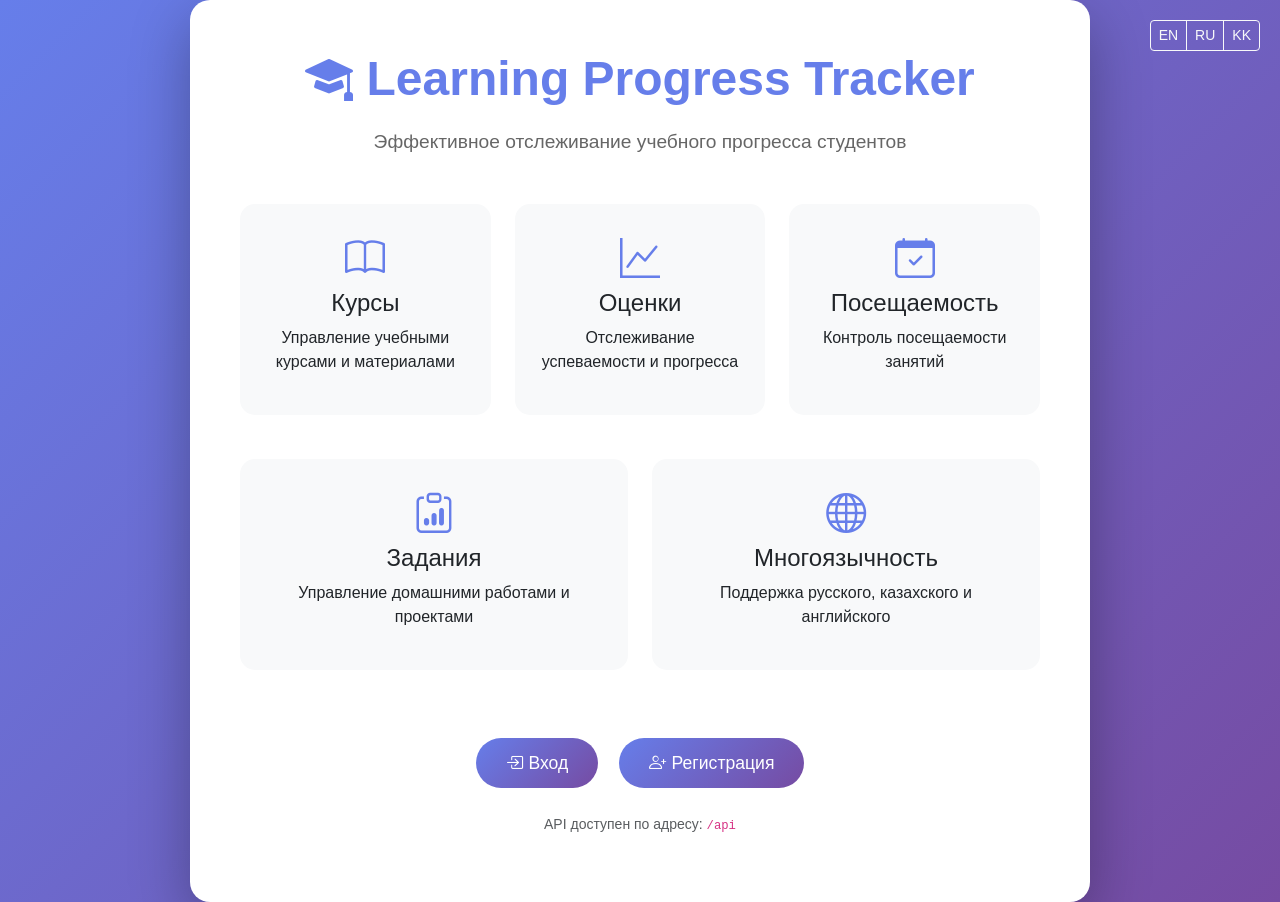
<file: src/main/resources/templates/index.html>
<!DOCTYPE html>
<html lang="ru" xmlns:th="http://www.thymeleaf.org">
<head>
    <meta charset="UTF-8">
    <meta name="viewport" content="width=device-width, initial-scale=1.0">
    <title>Learning Progress Tracker - Главная</title>
    <link href="https://cdn.jsdelivr.net/npm/bootstrap@5.3.0/dist/css/bootstrap.min.css" rel="stylesheet">
    <link rel="stylesheet" href="https://cdn.jsdelivr.net/npm/bootstrap-icons@1.10.0/font/bootstrap-icons.css">
    <style>
        body {
            background: linear-gradient(135deg, #667eea 0%, #764ba2 100%);
            min-height: 100vh;
            display: flex;
            align-items: center;
            justify-content: center;
            font-family: 'Segoe UI', Tahoma, Geneva, Verdana, sans-serif;
        }
        .main-container {
            background: white;
            border-radius: 20px;
            box-shadow: 0 20px 60px rgba(0,0,0,0.3);
            padding: 50px;
            max-width: 900px;
            width: 100%;
        }
        .hero-title {
            color: #667eea;
            font-size: 3rem;
            font-weight: bold;
            margin-bottom: 20px;
        }
        .hero-subtitle {
            color: #666;
            font-size: 1.2rem;
            margin-bottom: 40px;
        }
        .feature-box {
            background: #f8f9fa;
            border-radius: 15px;
            padding: 25px;
            margin-bottom: 20px;
            transition: transform 0.3s;
        }
        .feature-box:hover {
            transform: translateY(-5px);
            box-shadow: 0 5px 15px rgba(0,0,0,0.1);
        }
        .feature-icon {
            font-size: 2.5rem;
            color: #667eea;
            margin-bottom: 15px;
        }
        .btn-custom {
            background: linear-gradient(135deg, #667eea 0%, #764ba2 100%);
            border: none;
            color: white;
            padding: 12px 30px;
            border-radius: 25px;
            font-size: 1.1rem;
            transition: transform 0.3s;
        }
        .btn-custom:hover {
            transform: scale(1.05);
            color: white;
        }
        .language-switcher {
            position: absolute;
            top: 20px;
            right: 20px;
        }
    </style>
</head>
<body>
    <div class="language-switcher">
        <div class="btn-group">
            <button class="btn btn-sm btn-outline-light">EN</button>
            <button class="btn btn-sm btn-outline-light">RU</button>
            <button class="btn btn-sm btn-outline-light">KK</button>
        </div>
    </div>

    <div class="main-container">
        <div class="text-center">
            <h1 class="hero-title">
                <i class="bi bi-mortarboard-fill"></i>
                Learning Progress Tracker
            </h1>
            <p class="hero-subtitle">
                Эффективное отслеживание учебного прогресса студентов
            </p>
        </div>

        <div class="row mt-5">
            <div class="col-md-4">
                <div class="feature-box text-center">
                    <i class="bi bi-book feature-icon"></i>
                    <h4>Курсы</h4>
                    <p>Управление учебными курсами и материалами</p>
                </div>
            </div>
            <div class="col-md-4">
                <div class="feature-box text-center">
                    <i class="bi bi-graph-up feature-icon"></i>
                    <h4>Оценки</h4>
                    <p>Отслеживание успеваемости и прогресса</p>
                </div>
            </div>
            <div class="col-md-4">
                <div class="feature-box text-center">
                    <i class="bi bi-calendar-check feature-icon"></i>
                    <h4>Посещаемость</h4>
                    <p>Контроль посещаемости занятий</p>
                </div>
            </div>
        </div>

        <div class="row mt-4">
            <div class="col-md-6">
                <div class="feature-box text-center">
                    <i class="bi bi-clipboard-data feature-icon"></i>
                    <h4>Задания</h4>
                    <p>Управление домашними работами и проектами</p>
                </div>
            </div>
            <div class="col-md-6">
                <div class="feature-box text-center">
                    <i class="bi bi-globe feature-icon"></i>
                    <h4>Многоязычность</h4>
                    <p>Поддержка русского, казахского и английского</p>
                </div>
            </div>
        </div>

        <div class="text-center mt-5">
            <a href="/login" class="btn btn-custom me-3">
                <i class="bi bi-box-arrow-in-right"></i> Вход
            </a>
            <a href="/register" class="btn btn-custom">
                <i class="bi bi-person-plus"></i> Регистрация
            </a>
        </div>

        <div class="text-center mt-4">
            <p class="text-muted">
                <small>API доступен по адресу: <code>/api</code></small>
            </p>
        </div>
    </div>

    <script src="https://cdn.jsdelivr.net/npm/bootstrap@5.3.0/dist/js/bootstrap.bundle.min.js"></script>
</body>
</html>
</file>
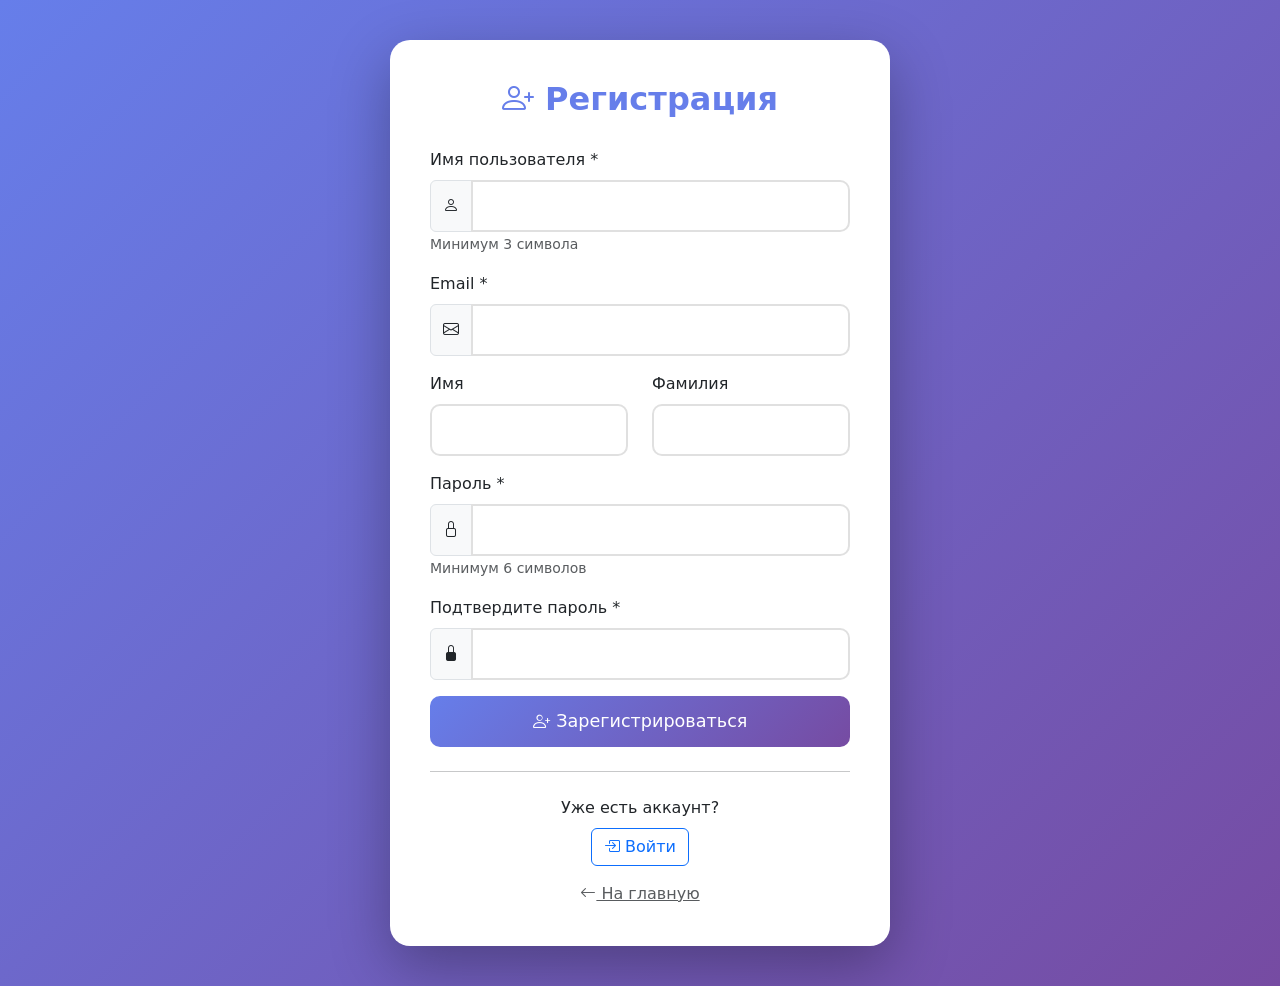
<file: src/main/resources/templates/register.html>
<!DOCTYPE html>
<html lang="ru" xmlns:th="http://www.thymeleaf.org">

<head>
    <meta charset="UTF-8">
    <meta name="viewport" content="width=device-width, initial-scale=1.0">
    <title>Регистрация - Learning Progress Tracker</title>
    <link href="https://cdn.jsdelivr.net/npm/bootstrap@5.3.0/dist/css/bootstrap.min.css" rel="stylesheet">
    <link rel="stylesheet" href="https://cdn.jsdelivr.net/npm/bootstrap-icons@1.10.0/font/bootstrap-icons.css">
    <style>
        body {
            background: linear-gradient(135deg, #667eea 0%, #764ba2 100%);
            min-height: 100vh;
            display: flex;
            align-items: center;
            justify-content: center;
            padding: 20px 0;
        }

        .register-container {
            background: white;
            border-radius: 20px;
            box-shadow: 0 20px 60px rgba(0, 0, 0, 0.3);
            padding: 40px;
            max-width: 500px;
            width: 100%;
            margin: 20px;
        }

        .register-title {
            color: #667eea;
            font-size: 2rem;
            font-weight: bold;
            margin-bottom: 30px;
            text-align: center;
        }

        .btn-custom {
            background: linear-gradient(135deg, #667eea 0%, #764ba2 100%);
            border: none;
            color: white;
            padding: 12px;
            border-radius: 10px;
            width: 100%;
            font-size: 1.1rem;
            transition: transform 0.3s;
        }

        .btn-custom:hover {
            transform: scale(1.05);
            color: white;
        }

        .form-control,
        .form-select {
            border-radius: 10px;
            padding: 12px;
            border: 2px solid #e0e0e0;
        }

        .form-control:focus,
        .form-select:focus {
            border-color: #667eea;
            box-shadow: 0 0 0 0.2rem rgba(102, 126, 234, 0.25);
        }
    </style>
</head>

<body>
    <div class="register-container">
        <h1 class="register-title">
            <i class="bi bi-person-plus"></i>
            Регистрация
        </h1>

        <div id="alert-container"></div>

        <form id="registerForm">
            <div class="mb-3">
                <label for="username" class="form-label">Имя пользователя *</label>
                <div class="input-group">
                    <span class="input-group-text"><i class="bi bi-person"></i></span>
                    <input type="text" class="form-control" id="username" name="username" required minlength="3">
                </div>
                <small class="text-muted">Минимум 3 символа</small>
            </div>

            <div class="mb-3">
                <label for="email" class="form-label">Email *</label>
                <div class="input-group">
                    <span class="input-group-text"><i class="bi bi-envelope"></i></span>
                    <input type="email" class="form-control" id="email" name="email" required>
                </div>
            </div>

            <div class="row">
                <div class="col-md-6 mb-3">
                    <label for="firstName" class="form-label">Имя</label>
                    <input type="text" class="form-control" id="firstName" name="firstName">
                </div>
                <div class="col-md-6 mb-3">
                    <label for="lastName" class="form-label">Фамилия</label>
                    <input type="text" class="form-control" id="lastName" name="lastName">
                </div>
            </div>

            <div class="mb-3">
                <label for="password" class="form-label">Пароль *</label>
                <div class="input-group">
                    <span class="input-group-text"><i class="bi bi-lock"></i></span>
                    <input type="password" class="form-control" id="password" name="password" required minlength="6">
                </div>
                <small class="text-muted">Минимум 6 символов</small>
            </div>

            <div class="mb-3">
                <label for="confirmPassword" class="form-label">Подтвердите пароль *</label>
                <div class="input-group">
                    <span class="input-group-text"><i class="bi bi-lock-fill"></i></span>
                    <input type="password" class="form-control" id="confirmPassword" name="confirmPassword" required>
                </div>
            </div>

            <button type="submit" class="btn btn-custom">
                <i class="bi bi-person-plus"></i> Зарегистрироваться
            </button>
        </form>

        <hr class="my-4">

        <div class="text-center">
            <p class="mb-2">Уже есть аккаунт?</p>
            <a href="/login" class="btn btn-outline-primary">
                <i class="bi bi-box-arrow-in-right"></i> Войти
            </a>
        </div>

        <div class="text-center mt-3">
            <a href="/" class="text-muted">
                <i class="bi bi-arrow-left"></i> На главную
            </a>
        </div>
    </div>

    <script>
        document.getElementById('registerForm').addEventListener('submit', async (e) => {
            e.preventDefault();

            const username = document.getElementById('username').value;
            const email = document.getElementById('email').value;
            const firstName = document.getElementById('firstName').value;
            const lastName = document.getElementById('lastName').value;
            const password = document.getElementById('password').value;
            const confirmPassword = document.getElementById('confirmPassword').value;
            const alertContainer = document.getElementById('alert-container');

            // Проверка совпадения паролей
            if (password !== confirmPassword) {
                alertContainer.innerHTML = `
                    <div class="alert alert-danger">
                        <i class="bi bi-x-circle"></i> Пароли не совпадают!
                    </div>
                `;
                return;
            }

            try {
                const response = await fetch('/api/auth/register', {
                    method: 'POST',
                    headers: {
                        'Content-Type': 'application/json'
                    },
                    body: JSON.stringify({
                        username,
                        email,
                        password,
                        firstName,
                        lastName
                    })
                });

                const data = await response.json();

                if (response.ok) {
                    alertContainer.innerHTML = `
                        <div class="alert alert-success">
                            <i class="bi bi-check-circle"></i> Регистрация успешна! Перенаправление на вход...
                        </div>
                    `;

                    setTimeout(() => {
                        window.location.href = '/login';
                    }, 2000);
                } else {
                    alertContainer.innerHTML = `
                        <div class="alert alert-danger">
                            <i class="bi bi-x-circle"></i> ${data.message || 'Ошибка регистрации'}
                        </div>
                    `;
                }
            } catch (error) {
                alertContainer.innerHTML = `
                    <div class="alert alert-danger">
                        <i class="bi bi-x-circle"></i> Ошибка подключения к серверу
                    </div>
                `;
            }
        });
    </script>

    <script src="https://cdn.jsdelivr.net/npm/bootstrap@5.3.0/dist/js/bootstrap.bundle.min.js"></script>
</body>

</html>
</file>
